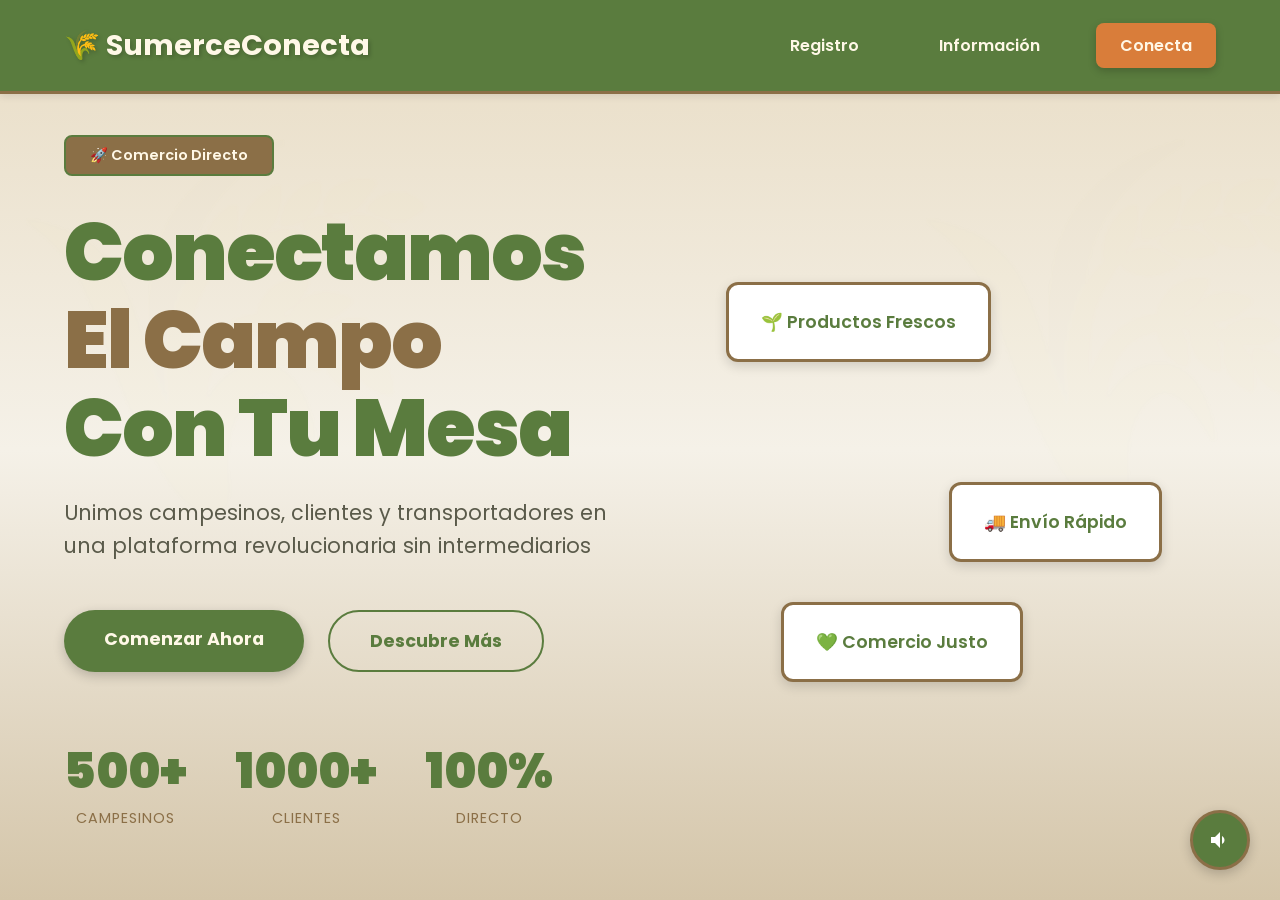
<file: index.html>
<!DOCTYPE html>
<html lang="es">
<head>
  <meta charset="UTF-8" />
  <meta name="viewport" content="width=device-width, initial-scale=1.0" />
  <title>SumerceConecta - Red Social para Campesinos</title>
  <link rel="stylesheet" href="estilos.css" />
  <link href="https://fonts.googleapis.com/css2?family=Poppins:wght@300;400;600;700;900&display=swap" rel="stylesheet">
</head>
<body>
  <div class="particles"></div>
  
  <nav class="navbar">
    <div class="logo">🌾 SumerceConecta</div>
    <ul class="nav-links">
      <li><a href="registro.html" class="nav-btn">Registro</a></li>
      <li><a href="precios.html" class="nav-btn">Información</a></li>
      <li><a href="conectar.html" class="nav-btn conecta-btn">Conecta</a></li>
    </ul>
  </nav>

  <header class="hero">
    <div class="hero-content">
      <div class="badge">🚀 Comercio Directo</div>
      <h1 class="hero-title">
        <span class="gradient-text">Conectamos</span><br>
        <span class="outline-text">El Campo</span><br>
        <span class="gradient-text">Con Tu Mesa</span>
      </h1>
      <p class="hero-subtitle">Unimos campesinos, clientes y transportadores en una plataforma revolucionaria sin intermediarios</p>
      <div class="cta-buttons">
        <a href="registro.html" class="btn-primary">Comenzar Ahora</a>
        <a href="#features" class="btn-secondary">Descubre Más</a>
      </div>
      <div class="stats">
        <div class="stat-item">
          <div class="stat-number">500+</div>
          <div class="stat-label">Campesinos</div>
        </div>
        <div class="stat-item">
          <div class="stat-number">1000+</div>
          <div class="stat-label">Clientes</div>
        </div>
        <div class="stat-item">
          <div class="stat-number">100%</div>
          <div class="stat-label">Directo</div>
        </div>
      </div>
    </div>
    <div class="hero-image">
      <div class="floating-card card-1">🌱 Productos Frescos</div>
      <div class="floating-card card-2">🚚 Envío Rápido</div>
      <div class="floating-card card-3">💚 Comercio Justo</div>
    </div>
  </header>

  <button class="accessibility-btn" onclick="readPageContent()" aria-label="Escuchar descripción de la página de SumerceConecta">
    <svg width="24" height="24" viewBox="0 0 24 24" fill="white">
      <path d="M3 9v6h4l5 5V4L7 9H3zm13.5 3c0-1.77-1.02-3.29-2.5-4.03v8.05c1.48-.73 2.5-2.25 2.5-4.02z"/>
    </svg>
  </button>

  <script src="script.js"></script>
</body>
</html>
</file>
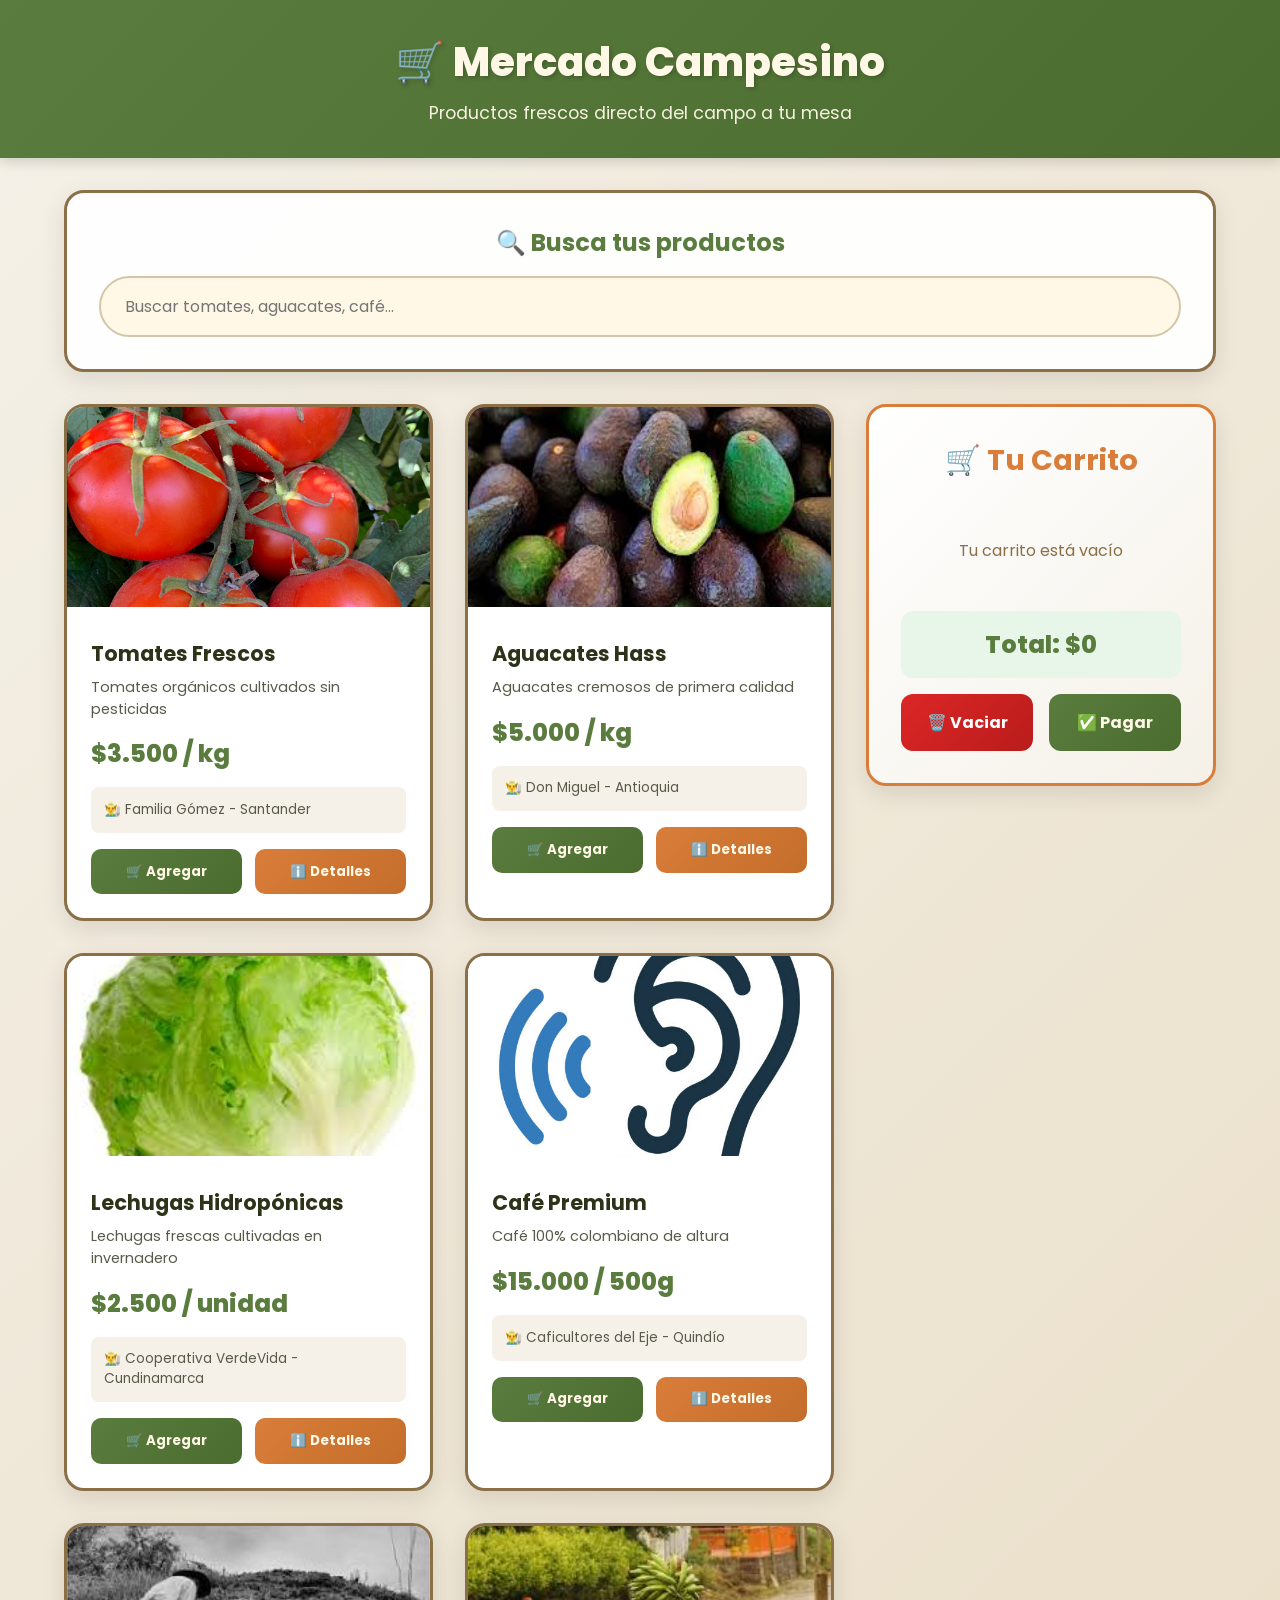
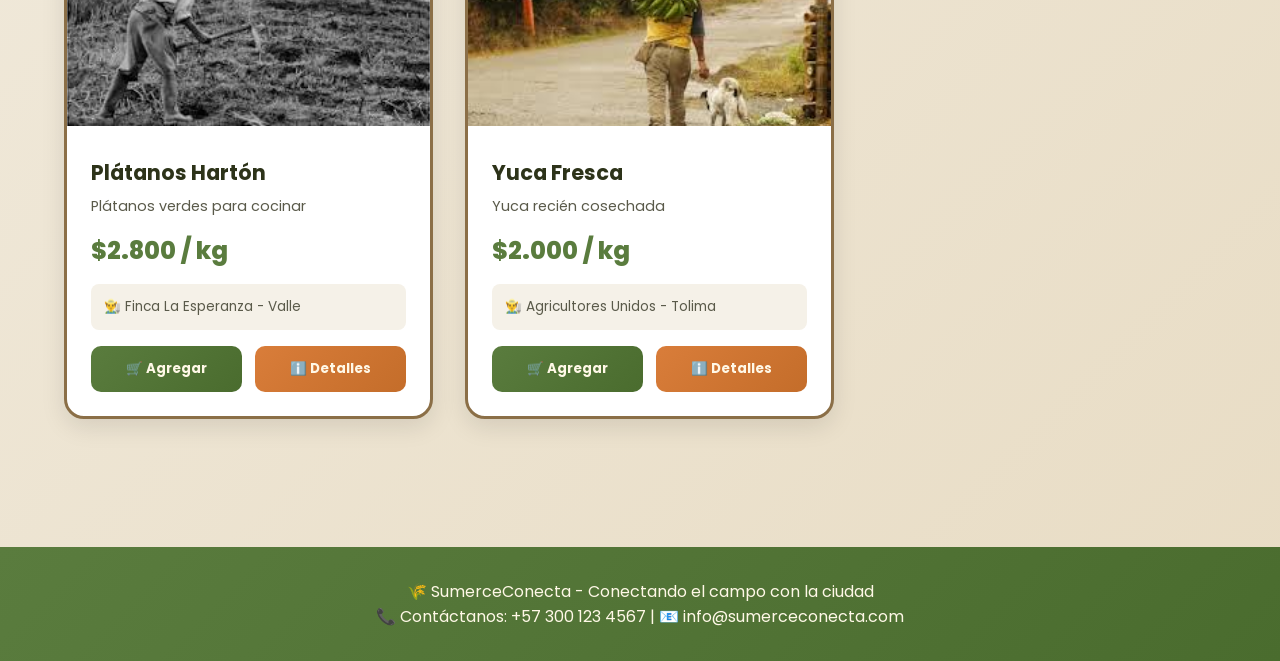
<file: conectar-new.html>
<!DOCTYPE html>
<html lang="es">
<head>
    <meta charset="UTF-8">
    <meta name="viewport" content="width=device-width, initial-scale=1.0">
    <title>Mercado Campesino - SumerceConecta</title>
    <link rel="preconnect" href="https://fonts.googleapis.com">
    <link rel="preconnect" href="https://fonts.gstatic.com" crossorigin>
    <link href="https://fonts.googleapis.com/css2?family=Poppins:wght@400;600;700;800;900&display=swap" rel="stylesheet">
    <link rel="stylesheet" href="conectar.css" />
</head>
<body>
    <header>
        <h1>🛒 Mercado Campesino</h1>
        <p>Productos frescos directo del campo a tu mesa</p>
    </header>

    <main>
        <section class="search-section">
            <h2>🔍 Busca tus productos</h2>
            <input type="text" id="search" placeholder="Buscar tomates, aguacates, café..." />
        </section>

        <div style="display: grid; grid-template-columns: 1fr 350px; gap: 2rem; align-items: start;">
            <section>
                <div class="products-grid" id="products"></div>
            </section>

            <aside>
                <section class="cart-section" id="cart-section">
                    <h2>🛒 Tu Carrito</h2>
                    <div class="cart-items" id="cart-items">
                        <p style="text-align: center; color: #8b6f47; padding: 2rem;">Tu carrito está vacío</p>
                    </div>
                    <div class="cart-total" id="cart-total">Total: $0</div>
                    <div class="cart-buttons">
                        <button class="btn-clear" onclick="clearCart()">🗑️ Vaciar</button>
                        <button class="btn-checkout" onclick="proceedToOrder()">✅ Pagar</button>
                    </div>
                </section>
            </aside>
        </div>
    </main>

    <footer>
        <p>🌾 SumerceConecta - Conectando el campo con la ciudad</p>
        <p>📞 Contáctanos: +57 300 123 4567 | 📧 info@sumerceconecta.com</p>
    </footer>

    <script src="conectar.js"></script>
</body>
</html>
</file>
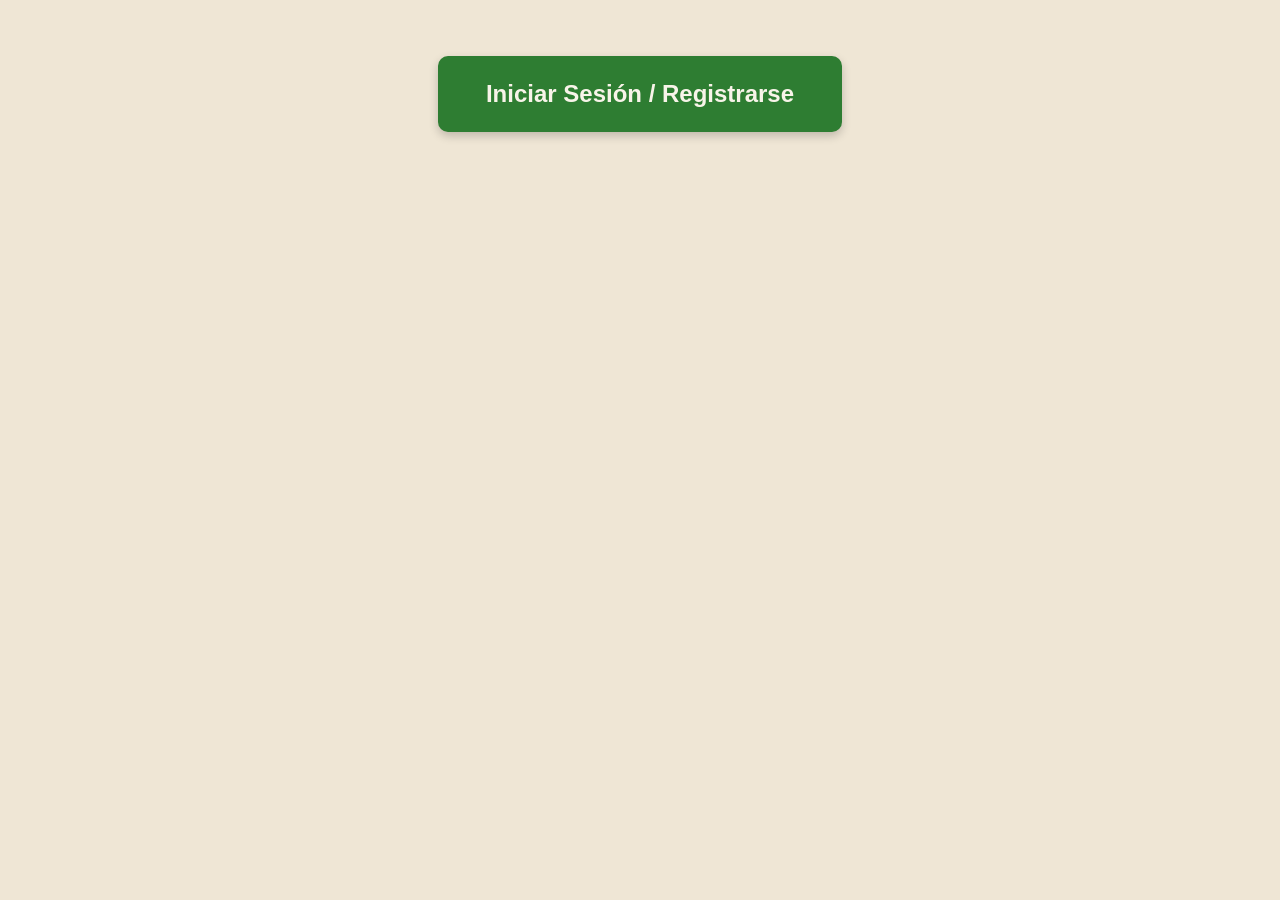
<file: Formulario.html>
<!DOCTYPE html>
<html lang="es">

<head>
    <meta charset="UTF-8">
    <meta name="viewport" content="width=device-width, initial-scale=1.0">
    <title>Plataforma Agrícola</title>
    <style>
        * {
            margin: 0;
            padding: 0;
            box-sizing: border-box;
            font-family: Arial, sans-serif;
        }

        body {
            background-color: #efe6d5;
            color: #5c4033;
        }

        .login-panel,
        .farmer-panel,
        .buyer-panel,
        .mobility-panel {
            padding: 1.5rem;
            max-width: 1200px;
            margin: 0 auto;
        }

        .login-panel .button-container {
            text-align: center;
            margin-top: 2rem;
        }

        .login-button {
            display: inline-block;
            padding: 1.5rem 3rem;
            background: #2e7d32;
            color: #f8f4e9;
            font-size: 1.5rem;
            font-weight: bold;
            text-decoration: none;
            border-radius: 10px;
            box-shadow: 0 4px 10px rgba(0, 0, 0, 0.2);
            cursor: pointer;
            transition: background 0.3s;
        }

        .login-button:hover {
            background: #1b5e20;
        }

        .form-container {
            display: none;
            max-width: 900px;
            margin: 2rem auto;
            background: #f8f4e9;
            padding: 2.5rem;
            border-radius: 12px;
            box-shadow: 0 4px 12px rgba(0, 0, 0, 0.15);
        }

        .login-panel .form-container {
            max-width: 600px;
        }

        .form-container.active {
            display: block;
        }

        .form-container h2 {
            color: #1a3c34;
            font-size: 2rem;
            margin-bottom: 1.5rem;
            text-align: center;
        }

        .form-grid {
            display: grid;
            grid-template-columns: repeat(auto-fit, minmax(280px, 1fr));
            gap: 1.5rem;
        }

        .form-group {
            margin-bottom: 1.2rem;
        }

        .form-group label {
            display: block;
            margin-bottom: 0.6rem;
            font-weight: bold;
            color: #5c4033;
            font-size: 1.1rem;
        }

        .form-group input,
        .form-group select {
            width: 100%;
            padding: 0.9rem;
            border: 1px solid #a65c3d;
            border-radius: 6px;
            font-size: 1.1rem;
            background-color: #efe6d5;
        }

        .form-group select:focus,
        .form-group input:focus {
            outline: none;
            border-color: #1a3c34;
        }

        .form-container button {
            width: 100%;
            padding: 1.2rem;
            background: #2e7d32;
            color: #f8f4e9;
            border: none;
            border-radius: 8px;
            font-size: 1.2rem;
            cursor: pointer;
            transition: background 0.3s;
            margin-top: 1.5rem;
        }

        .form-container button:hover {
            background: #1b5e20;
        }

        .farmer-panel .product-info {
            display: none;
            max-height: 220px;
            overflow-y: auto;
            background: #efe6d5;
            padding: 1.2rem;
            border: 1px solid #a65c3d;
            border-radius: 6px;
            margin-top: 0.6rem;
            font-size: 1rem;
            color: #5c4033;
        }

        .farmer-panel .product-info.active {
            display: block;
        }

        .farmer-panel .product-info h4 {
            color: #1a3c34;
            margin-bottom: 0.6rem;
            font-size: 1.2rem;
        }

        .farmer-panel .product-info p {
            margin-bottom: 0.6rem;
        }

        @media (max-width: 600px) {
            .login-panel .button-container {
                margin-top: 1rem;
            }

            .login-button {
                padding: 1rem 2rem;
                font-size: 1.2rem;
            }

            .form-container {
                padding: 1.5rem;
                margin: 1rem;
            }

            .form-container h2 {
                font-size: 1.6rem;
            }

            .form-grid {
                grid-template-columns: 1fr;
            }

            .form-group input,
            .form-group select {
                font-size: 1rem;
            }
        }

        @media (min-width: 601px) and (max-width: 900px) {
            .form-grid {
                grid-template-columns: repeat(2, 1fr);
            }
        }
    </style>
</head>

<body>
    <section class="login-panel" id="loginPanel">
        <div class="button-container">
            <a class="login-button" onclick="showLoginForm()">Iniciar Sesión / Registrarse</a>
        </div>
        <div class="form-container" id="loginFormContainer">
            <h2>Formulario de Login</h2>
            <div>
                <div class="form-group">
                    <label for="user-id">ID Identificación</label>
                    <input type="text" id="user-id" placeholder="Ej: usuario123" required>
                </div>
                <div class="form-group">
                    <label for="password">Contraseña</label>
                    <input type="password" id="password" placeholder="Ingresa tu contraseña" required>
                </div>
                <button type="submit" onclick="handleLogin()">Iniciar Sesión / Registrarse</button>
            </div>
        </div>
        <div class="form-container" id="profileFormContainer">
            <h2>¿Quién eres?</h2>
            <div>
                <div class="form-group">
                    <label for="profile-type">Selecciona tu perfil</label>
                    <select id="profile-type" required>
                        <option value="">Selecciona una opción</option>
                        <option value="agricultor">Agricultor</option>
                        <option value="comprador">Comprador</option>
                        <option value="movilidad">Movilidad</option>
                    </select>
                </div>
                <button type="submit" onclick="handleProfileSelection()">Confirmar</button>
            </div>
        </div>
    </section>

    <section class="farmer-panel" id="farmerPanel" style="display: none;">
        <div class="form-container" id="farmerFormContainer">
            <h2>Registro de Datos del Agricultor</h2>
            <div>
                <div class="form-grid">
                    <div class="form-group">
                        <label for="farmer-id">ID del Agricultor</label>
                        <input type="text" id="farmer-id" placeholder="Ej: AGR123" required>
                    </div>
                    <div class="form-group">
                        <label for="farmer-name">Nombre del Agricultor</label>
                        <input type="text" id="farmer-name" placeholder="Nombre completo" required>
                    </div>
                    <div class="form-group">
                        <label for="location">Ubicación</label>
                        <input type="text" id="location" placeholder="Ciudad o municipio" required>
                    </div>
                    <div class="form-group">
                        <label for="product">Producto a Vender</label>
                        <select id="product" required>
                            <option value="">Selecciona un producto</option>
                            <option value="tomate">Tomate</option>
                            <option value="cebolla">Cebolla</option>
                            <option value="papa">Papa</option>
                            <option value="platano">Plátano</option>
                            <option value="banano">Banano</option>
                            <option value="yuca">Yuca</option>
                            <option value="arroz">Arroz</option>
                            <option value="cafe">Café</option>
                        </select>
                        <div class="product-info" id="product-info"></div>
                    </div>
                    <div class="form-group">
                        <label for="quantity">Cantidad en KG</label>
                        <input type="number" id="quantity" placeholder="Ej: 100" min="1" required>
                    </div>
                    <div class="form-group">
                        <label for="price">Precio de Venta (COP)</label>
                        <input type="number" id="price" placeholder="Ej: 50000" min="0" required>
                    </div>
                    <div class="form-group">
                        <label for="sale-date">Fecha de Venta</label>
                        <input type="date" id="sale-date" required>
                    </div>
                </div>
                <button type="submit" onclick="handleFarmerRegistration()">Registrar Datos</button>
            </div>
        </div>
    </section>

    <section class="buyer-panel" id="buyerPanel" style="display: none;">
        <div class="form-container" id="buyerFormContainer">
            <h2>Registro de Datos del Comprador</h2>
            <form id="buyerForm">
                <div class="form-grid">
                    <div class="form-group">
                        <label for="buyer-id">ID del Comprador</label>
                        <input type="text" id="buyer-id" placeholder="Ej: COM123" required>
                    </div>
                    <div class="form-group">
                        <label for="buyer-name">Nombre del Comprador</label>
                        <input type="text" id="buyer-name" placeholder="Nombre completo" required>
                    </div>
                    <div class="form-group">
                        <label for="contact-method-buyer">Método de Contacto</label>
                        <select id="contact-method-buyer" required>
                            <option value="">Selecciona un método</option>
                            <option value="telefono">Teléfono</option>
                            <option value="email">Correo Electrónico</option>
                            <option value="whatsapp">WhatsApp</option>
                        </select>
                    </div>
                    <div class="form-group">
                        <label for="transaction-method">Médio de Transacción</label>
                        <select id="transaction-method" required>
                            <option value="">Selecciona un medio</option>
                            <option value="efectivo">Efectivo</option>
                            <option value="transferencia">Transferencia Bancaria</option>
                            <option value="pago-digital">Pago Digital (Nequi/Daviplata)</option>
                        </select>
                    </div>
                    <div class="form-group">
                        <label for="product-interest">¿En qué producto estás interesado en comprar?</label>
                        <select id="product-interest" required>
                            <option value="">Selecciona un producto</option>
                            <option value="tomate">Tomate</option>
                            <option value="cebolla">Cebolla</option>
                            <option value="papa">Papa</option>
                            <option value="platano">Plátano</option>
                            <option value="banano">Banano</option>
                            <option value="yuca">Yuca</option>
                            <option value="arroz">Arroz</option>
                            <option value="cafe">Café</option>
                        </select>
                    </div>
                </div>
                <button type="submit">Registrar Comprador</button>
            </form>
        </div>
    </section>

    <section class="mobility-panel" id="mobilityPanel" style="display: none;">
        <div class="form-container" id="mobilityFormContainer">
            <h2>Registro de Servicio de Movilidad</h2>
            <form id="mobilityForm">
                <div class="form-grid">
                    <div class="form-group">
                        <label for="driver-id">ID del Conductor</label>
                        <input type="text" id="driver-id" placeholder="Ej: CON123" required>
                    </div>
                    <div class="form-group">
                        <label for="vehicle-type">Tipo de Vehículo</label>
                        <select id="vehicle-type" required>
                            <option value="">Selecciona un vehículo</option>
                            <option value="camion">Camión</option>
                            <option value="furgoneta">Furgoneta</option>
                            <option value="pickup">Pickup</option>
                            <option value="refrigerado">Vehículo Refrigerado</option>
                        </select>
                    </div>
                    <div class="form-group">
                        <label for="driver-name">Nombre del Conductor</label>
                        <input type="text" id="driver-name" placeholder="Nombre del conductor" required>
                    </div>
                    <div class="form-group">
                        <label for="license-number">Número de Licencia</label>
                        <input type="text" id="license-number" placeholder="Ej: ABC123456" required>
                    </div>
                    <div class="form-group">
                        <label for="certification">Certificaciones de Seguridad</label>
                        <select id="certification" required>
                            <option value="">Selecciona una certificación</option>
                            <option value="iso39001">ISO 39001 (Seguridad Vial)</option>
                            <option value="basculante">Certificado de Basculante</option>
                            <option value="carga_segura">Carga Segura</option>
                        </select>
                    </div>
                    <div class="form-group">
                        <label for="contact-method-mobility">Método de Contacto</label>
                        <select id="contact-method-mobility" required>
                            <option value="">Selecciona un método</option>
                            <option value="telefono">Teléfono</option>
                            <option value="email">Correo Electrónico</option>
                            <option value="whatsapp">WhatsApp</option>
                        </select>
                    </div>
                    <div class="form-group">
                        <label for="destination">Destino</label>
                        <input type="text" id="destination" placeholder="Ciudad o dirección" required>
                    </div>
                </div>
                <button type="submit">Solicitar Servicio</button>
            </form>
        </div>
    </section>

    <script>
        // Product data for farmer form
        const productData = {
            tomate: {
                price: "COP 6,400/kg (supermercado, nov 2024)",
                info: "Los tomates son muy demandados en mercados locales como Paloquemao (Bogotá). Los precios al por mayor son más bajos, alrededor de COP 3,000-4,000/kg. Vende en mercados mayoristas para mejores márgenes. Compara precios entre cadenas como Éxito y D1 para ajustar tu oferta."
            },
            cebolla: {
                price: "COP 5,600/kg (supermercado, nov 2024)",
                info: "La cebolla tiene precios estables, pero varía por región. En mercados como Bazurto (Cartagena), los precios mayoristas pueden ser COP 2,500-3,500/kg. Ofrece productos frescos y considera promociones para compradores recurrentes."
            },
            papa: {
                price: "COP 3,900/kg (supermercado, nov 2024)",
                info: "La papa es un producto básico con alta rotación. Los precios mayoristas rondan COP 1,800-2,500/kg. Vende en volumen a supermercados como Surtimax o La 14 para maximizar ganancias. Revisa el IPAP-BMC para tendencias de precios."
            },
            platano: {
                price: "COP 4,900/kg (supermercado, nov 2024)",
                info: "El plátano mostró un alza del 15.8% en junio 2023 (IPAP-BMC). Los precios mayoristas están entre COP 2,000-3,000/kg. Mercados como Olimpica en la costa Caribe son buenos puntos de venta. Aprovecha promociones semanales."
            },
            banano: {
                price: "COP 4,100/kg (supermercado, nov 2024)",
                info: "Los bananos son ideales para exportación y mercados locales. Precios mayoristas: COP 1,500-2,500/kg. Considera vender a cadenas como Carulla para productos premium o D1 para precios competitivos."
            },
            yuca: {
                price: "COP 3,200/kg (supermercado, nov 2024)",
                info: "La yuca tiene buena demanda en regiones como el Valle del Cauca. Precios mayoristas: COP 1,200-2,000/kg. Vende en mercados como La 14 o mayoristas para mejores márgenes. Empaca en cantidades grandes para descuentos."
            },
            arroz: {
                price: "COP 7,500/kg (supermercado, nov 2024)",
                info: "El arroz tiene precios mayoristas de COP 3,500-5,000/kg, según la variedad. Revisa el SIPSA (DANE) para datos de precios en molinos. Vende a supermercados como Jumbo, que compran en volumen."
            },
            cafe: {
                price: "COP 45,000/kg (supermercado, nov 2024)",
                info: "El café en grano verde tiene precios mayoristas de COP 20,000-30,000/kg. Vende a cooperativas o exportadores para mejores precios. Mercados como Éxito compran café procesado a precios premium."
            }
        };

        // Show login form
        function showLoginForm() {
            try {
                console.log('Attempting to show login form');
                const buttonContainer = document.querySelector('.login-panel .button-container');
                const loginFormContainer = document.getElementById('loginFormContainer');
                if (!buttonContainer || !loginFormContainer) {
                    throw new Error('Login form elements not found');
                }
                buttonContainer.style.display = 'none';
                loginFormContainer.classList.add('active');
                console.log('Login form displayed successfully');
            } catch (error) {
                console.error('Error showing login form:', error);
                alert('Error al mostrar el formulario de login. Por favor, revisa la consola del navegador e intenta de nuevo.');
            }
        }

        // Handle login/registration
        function handleLogin() {
            try {
                console.log('Handling login');
                const userId = document.getElementById('user-id').value.trim();
                const password = document.getElementById('password').value.trim();

                if (!userId || !password) {
                    alert('Por favor, completa todos los campos.');
                    console.log('Login failed: Missing fields');
                    return;
                }

                let users = JSON.parse(localStorage.getItem('users')) || {};

                if (users[userId]) {
                    if (users[userId].password === password) {
                        alert(`Inicio de sesión exitoso\nID Identificación: ${userId}`);
                        console.log('Login successful for user:', userId);
                        showProfileForm();
                    } else {
                        alert('Contraseña incorrecta.');
                        console.log('Login failed: Incorrect password');
                    }
                } else {
                    users[userId] = { password: password };
                    localStorage.setItem('users', JSON.stringify(users));
                    alert(`Registro exitoso\nID Identificación: ${userId}`);
                    console.log('Registration successful for user:', userId);
                    showProfileForm();
                }
            } catch (error) {
                console.error('Error during login:', error);
                alert('Error al procesar el login o registro. Por favor, revisa la consola del navegador e intenta de nuevo.');
            }
        }

        // Show profile selection form
        function showProfileForm() {
            try {
                console.log('Showing profile form');
                const loginFormContainer = document.getElementById('loginFormContainer');
                const profileFormContainer = document.getElementById('profileFormContainer');
                if (!loginFormContainer || !profileFormContainer) {
                    throw new Error('Profile form elements not found');
                }
                loginFormContainer.style.display = 'none';
                profileFormContainer.classList.add('active');
                console.log('Profile form displayed successfully');
            } catch (error) {
                console.error('Error showing profile form:', error);
                alert('Error al mostrar el formulario de perfil. Por favor, revisa la consola del navegador e intenta de nuevo.');
            }
        }

        // Handle profile selection
        function handleProfileSelection() {
            try {
                console.log('Handling profile selection');
                const profileType = document.getElementById('profile-type').value;
                if (!profileType) {
                    alert('Por favor, selecciona un tipo de perfil.');
                    console.log('Profile selection failed: No profile selected');
                    return;
                }

                document.getElementById('profileFormContainer').style.display = 'none';
                document.getElementById('loginPanel').style.display = 'none';

                if (profileType === 'agricultor') {
                    document.getElementById('farmerPanel').style.display = 'block';
                    document.getElementById('farmerFormContainer').classList.add('active');
                    initializeFarmerForm();
                    console.log('Farmer form displayed');
                } else if (profileType === 'comprador') {
                    document.getElementById('buyerPanel').style.display = 'block';
                    document.getElementById('buyerFormContainer').classList.add('active');
                    initializeBuyerForm();
                    console.log('Buyer form displayed');
                } else if (profileType === 'movilidad') {
                    document.getElementById('mobilityPanel').style.display = 'block';
                    document.getElementById('mobilityFormContainer').classList.add('active');
                    initializeMobilityForm();
                    console.log('Mobility form displayed');
                }
            } catch (error) {
                console.error('Error during profile selection:', error);
                alert('Error al procesar la selección de perfil. Por favor, revisa la consola del navegador e intenta de nuevo.');
            }
        }

        // Handle farmer registration
        function handleFarmerRegistration() {
            try {
                console.log('Handling farmer registration');
                const farmerId = document.getElementById('farmer-id').value.trim();
                const farmerName = document.getElementById('farmer-name').value.trim();
                const location = document.getElementById('location').value.trim();
                const product = document.getElementById('product').value;
                const quantity = document.getElementById('quantity').value;
                const price = document.getElementById('price').value;
                const saleDate = document.getElementById('sale-date').value;

                if (!farmerId || !farmerName || !location || !product || !quantity || !price || !saleDate) {
                    alert('Por favor, completa todos los campos.');
                    console.log('Farmer registration failed: Missing fields');
                    return;
                }

                alert(`Registro exitoso:\nID: ${farmerId}\nNombre: ${farmerName}\nProducto: ${product}`);
                console.log('Farmer registration successful:', { farmerId, farmerName, product });
            } catch (error) {
                console.error('Error during farmer registration:', error);
                alert('Error al registrar los datos del agricultor. Por favor, revisa la consola del navegador e intenta de nuevo.');
            }
        }

        // Initialize farmer form
        function initializeFarmerForm() {
            try {
                console.log('Initializing farmer form');
                const productSelect = document.getElementById('product');
                const productInfoDiv = document.getElementById('product-info');
                if (!productSelect || !productInfoDiv) {
                    throw new Error('Farmer form elements not found');
                }

                productSelect.addEventListener('change', () => {
                    const selectedProduct = productSelect.value;
                    if (selectedProduct && productData[selectedProduct]) {
                        const data = productData[selectedProduct];
                        productInfoDiv.innerHTML = `
                            <h4>Información de ${productSelect.options[productSelect.selectedIndex].text}</h4>
                            <p><strong>Precio:</strong> ${data.price}</p>
                            <p>${data.info}</p>
                        `;
                        productInfoDiv.classList.add('active');
                        console.log('Product info displayed for:', selectedProduct);
                    } else {
                        productInfoDiv.classList.remove('active');
                        productInfoDiv.innerHTML = '';
                        console.log('Product info cleared');
                    }
                });
                console.log('Farmer form initialized successfully');
            } catch (error) {
                console.error('Error initializing farmer form:', error);
                alert('Error al inicializar el formulario de agricultor. Por favor, revisa la consola del navegador e intenta de nuevo.');
            }
        }

        // Initialize buyer form
        function initializeBuyerForm() {
            try {
                console.log('Initializing buyer form');
                const buyerForm = document.getElementById('buyerForm');
                if (!buyerForm) {
                    throw new Error('Buyer form not found');
                }

                buyerForm.addEventListener('submit', function (e) {
                    e.preventDefault();
                    const buyerId = document.getElementById('buyer-id').value.trim();
                    const buyerName = document.getElementById('buyer-name').value.trim();
                    const contactMethod = document.getElementById('contact-method-buyer').value;
                    const transactionMethod = document.getElementById('transaction-method').value;
                    const productInterest = document.getElementById('product-interest').value;

                    if (!buyerId || !buyerName || !contactMethod || !transactionMethod || !productInterest) {
                        alert('Por favor, completa todos los campos.');
                        console.log('Buyer registration failed: Missing fields');
                        return;
                    }

                    alert(`Datos del comprador registrados exitosamente:\nID: ${buyerId}\nNombre: ${buyerName}\nProducto: ${productInterest}`);
                    console.log('Buyer registration successful:', { buyerId, buyerName, productInterest });
                });
                console.log('Buyer form initialized successfully');
            } catch (error) {
                console.error('Error initializing buyer form:', error);
                alert('Error al inicializar el formulario de comprador. Por favor, revisa la consola del navegador e intenta de nuevo.');
            }
        }

        // Initialize mobility form
        function initializeMobilityForm() {
            try {
                console.log('Initializing mobility form');
                const mobilityForm = document.getElementById('mobilityForm');
                if (!mobilityForm) {
                    throw new Error('Mobility form not found');
                }

                mobilityForm.addEventListener('submit', function (e) {
                    e.preventDefault();
                    const driverId = document.getElementById('driver-id').value.trim();
                    const vehicleType = document.getElementById('vehicle-type').value;
                    const driverName = document.getElementById('driver-name').value.trim();
                    const licenseNumber = document.getElementById('license-number').value.trim();
                    const certification = document.getElementById('certification').value;
                    const contactMethod = document.getElementById('contact-method-mobility').value;
                    const destination = document.getElementById('destination').value.trim();

                    if (!driverId || !vehicleType || !driverName || !licenseNumber || !certification || !contactMethod || !destination) {
                        alert('Por favor, completa todos los campos.');
                        console.log('Mobility registration failed: Missing fields');
                        return;
                    }

                    alert(`Solicitud de servicio de movilidad registrada exitosamente:\nID: ${driverId}\nConductor: ${driverName}\nDestino: ${destination}`);
                    console.log('Mobility registration successful:', { driverId, driverName, destination });
                });
                console.log('Mobility form initialized successfully');
            } catch (error) {
                console.error('Error initializing mobility form:', error);
                alert('Error al inicializar el formulario de movilidad. Por favor, revisa la consola del navegador e intenta de nuevo.');
            }
        }

        // Ensure DOM is loaded
        document.addEventListener('DOMContentLoaded', () => {
            console.log('DOM fully loaded');
            const loginButton = document.querySelector('.login-button');
            if (loginButton) {
                loginButton.addEventListener('click', showLoginForm);
                console.log('Login button event listener added');
            } else {
                console.error('Login button not found');
                alert('Error: Botón de login no encontrado. Revisa la consola.');
            }
        });
    </script>
</body>

</html>
</file>
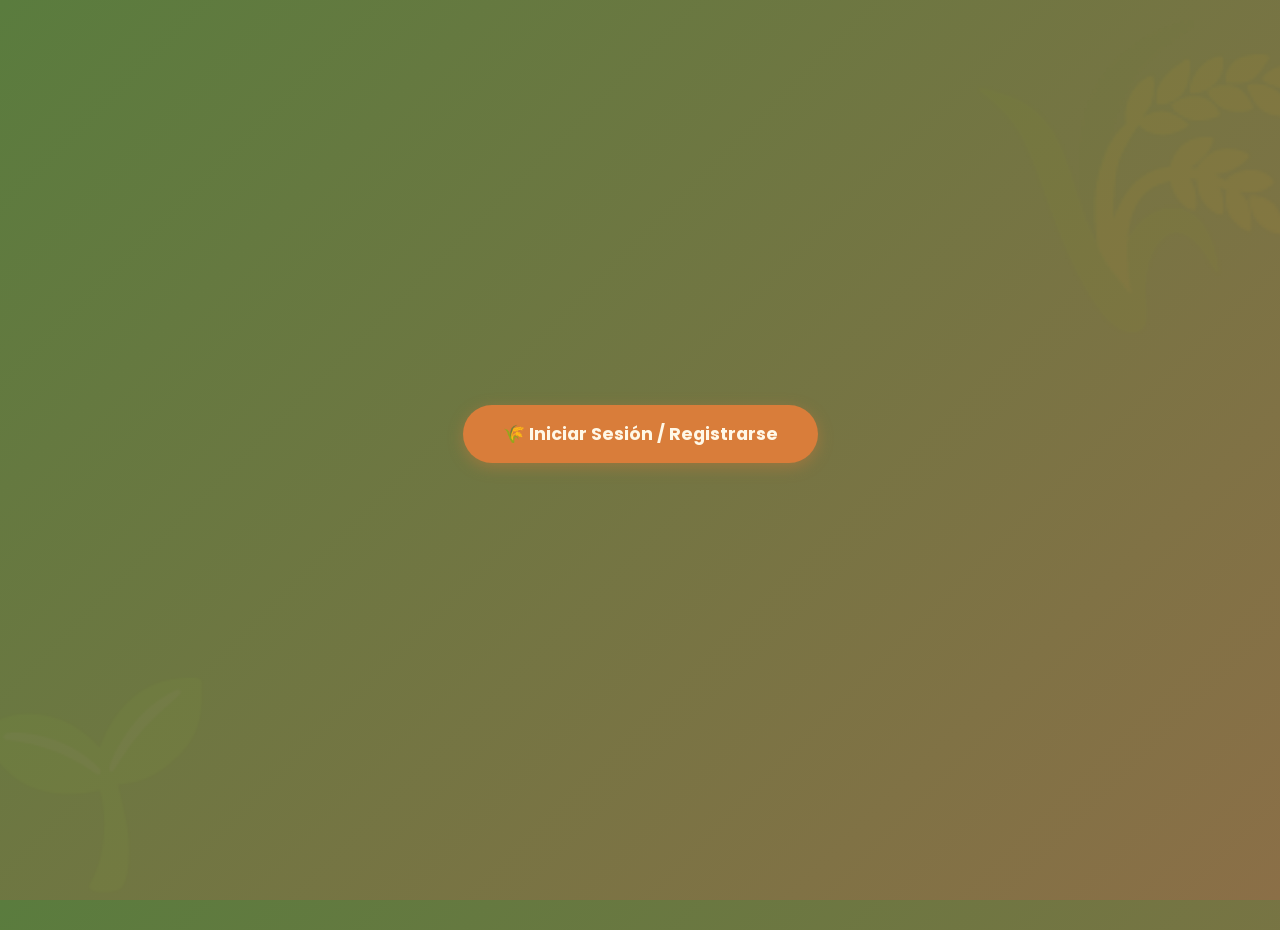
<file: login.html>
<!DOCTYPE html>
<html lang="es">
<head>
  <meta charset="UTF-8" />
  <meta name="viewport" content="width=device-width, initial-scale=1.0" />
  <title>Login - SumerceConecta</title>
  <link rel="preconnect" href="https://fonts.googleapis.com">
  <link rel="preconnect" href="https://fonts.gstatic.com" crossorigin>
  <link href="https://fonts.googleapis.com/css2?family=Poppins:wght@400;600;700;800;900&display=swap" rel="stylesheet">
  <link rel="stylesheet" href="login.css" />
</head>
<body>
  <section class="login-panel" id="loginPanel">
    <div class="button-container">
      <a class="login-button" onclick="showLoginForm()">🌾 Iniciar Sesión / Registrarse</a>
    </div>
    
    <div class="form-container" id="loginFormContainer">
      <h2>🌱 Bienvenido</h2>
      <div class="form-group">
        <label for="user-id">ID Identificación</label>
        <input type="text" id="user-id" placeholder="usuario123" required />
      </div>
      <div class="form-group">
        <label for="password">Contraseña</label>
        <input type="password" id="password" placeholder="••••••••" required />
      </div>
      <button onclick="handleLogin()">Continuar</button>
    </div>
    
    <div class="form-container" id="profileFormContainer">
      <h2>¿Quién eres?</h2>
      <div class="profile-cards">
        <div class="profile-card" onclick="selectProfile('agricultor')">
          <div class="profile-icon">👨‍🌾</div>
          <h3>Agricultor</h3>
          <p>Vende tus productos directamente</p>
        </div>
        <div class="profile-card" onclick="selectProfile('comprador')">
          <div class="profile-icon">🛒</div>
          <h3>Comprador</h3>
          <p>Compra productos frescos del campo</p>
        </div>
        <div class="profile-card" onclick="selectProfile('movilidad')">
          <div class="profile-icon">🚚</div>
          <h3>Movilidad</h3>
          <p>Transporta productos agrícolas</p>
        </div>
      </div>
    </div>
  </section>

  <section class="form-container" id="farmerPanel">
    <h2>👨‍🌾 Registro Agricultor</h2>
    <div class="form-group">
      <label for="farmer-name">Nombre Completo</label>
      <input type="text" id="farmer-name" placeholder="Juan Pérez" required />
    </div>
    <div class="form-group">
      <label for="farmer-location">Ubicación</label>
      <input type="text" id="farmer-location" placeholder="Vereda El Rosal, Santander" required />
    </div>
    <div class="form-group">
      <label for="farmer-products">Productos que cultiva</label>
      <input type="text" id="farmer-products" placeholder="Café, Plátano, Yuca" required />
    </div>
    <button onclick="saveFarmer()">Registrar Agricultor</button>
  </section>

  <section class="form-container" id="buyerPanel">
    <h2>🛒 Registro Comprador</h2>
    <div class="form-group">
      <label for="buyer-name">Nombre Completo</label>
      <input type="text" id="buyer-name" placeholder="María González" required />
    </div>
    <div class="form-group">
      <label for="buyer-business">Nombre del Negocio</label>
      <input type="text" id="buyer-business" placeholder="Distribuidora El Campo" required />
    </div>
    <div class="form-group">
      <label for="buyer-location">Ubicación</label>
      <input type="text" id="buyer-location" placeholder="Bucaramanga, Santander" required />
    </div>
    <button onclick="saveBuyer()">Registrar Comprador</button>
  </section>

  <section class="form-container" id="mobilityPanel">
    <h2>🚚 Registro Movilidad</h2>
    <div class="form-group">
      <label for="mobility-name">Nombre Completo</label>
      <input type="text" id="mobility-name" placeholder="Carlos Rodríguez" required />
    </div>
    <div class="form-group">
      <label for="mobility-vehicle">Tipo de Vehículo</label>
      <input type="text" id="mobility-vehicle" placeholder="Camión 3.5 toneladas" required />
    </div>
    <div class="form-group">
      <label for="mobility-plate">Placa</label>
      <input type="text" id="mobility-plate" placeholder="ABC-123" required />
    </div>
    <button onclick="saveMobility()">Registrar Transportista</button>
  </section>

  <script src="login.js"></script>
</body>
</html>
</file>
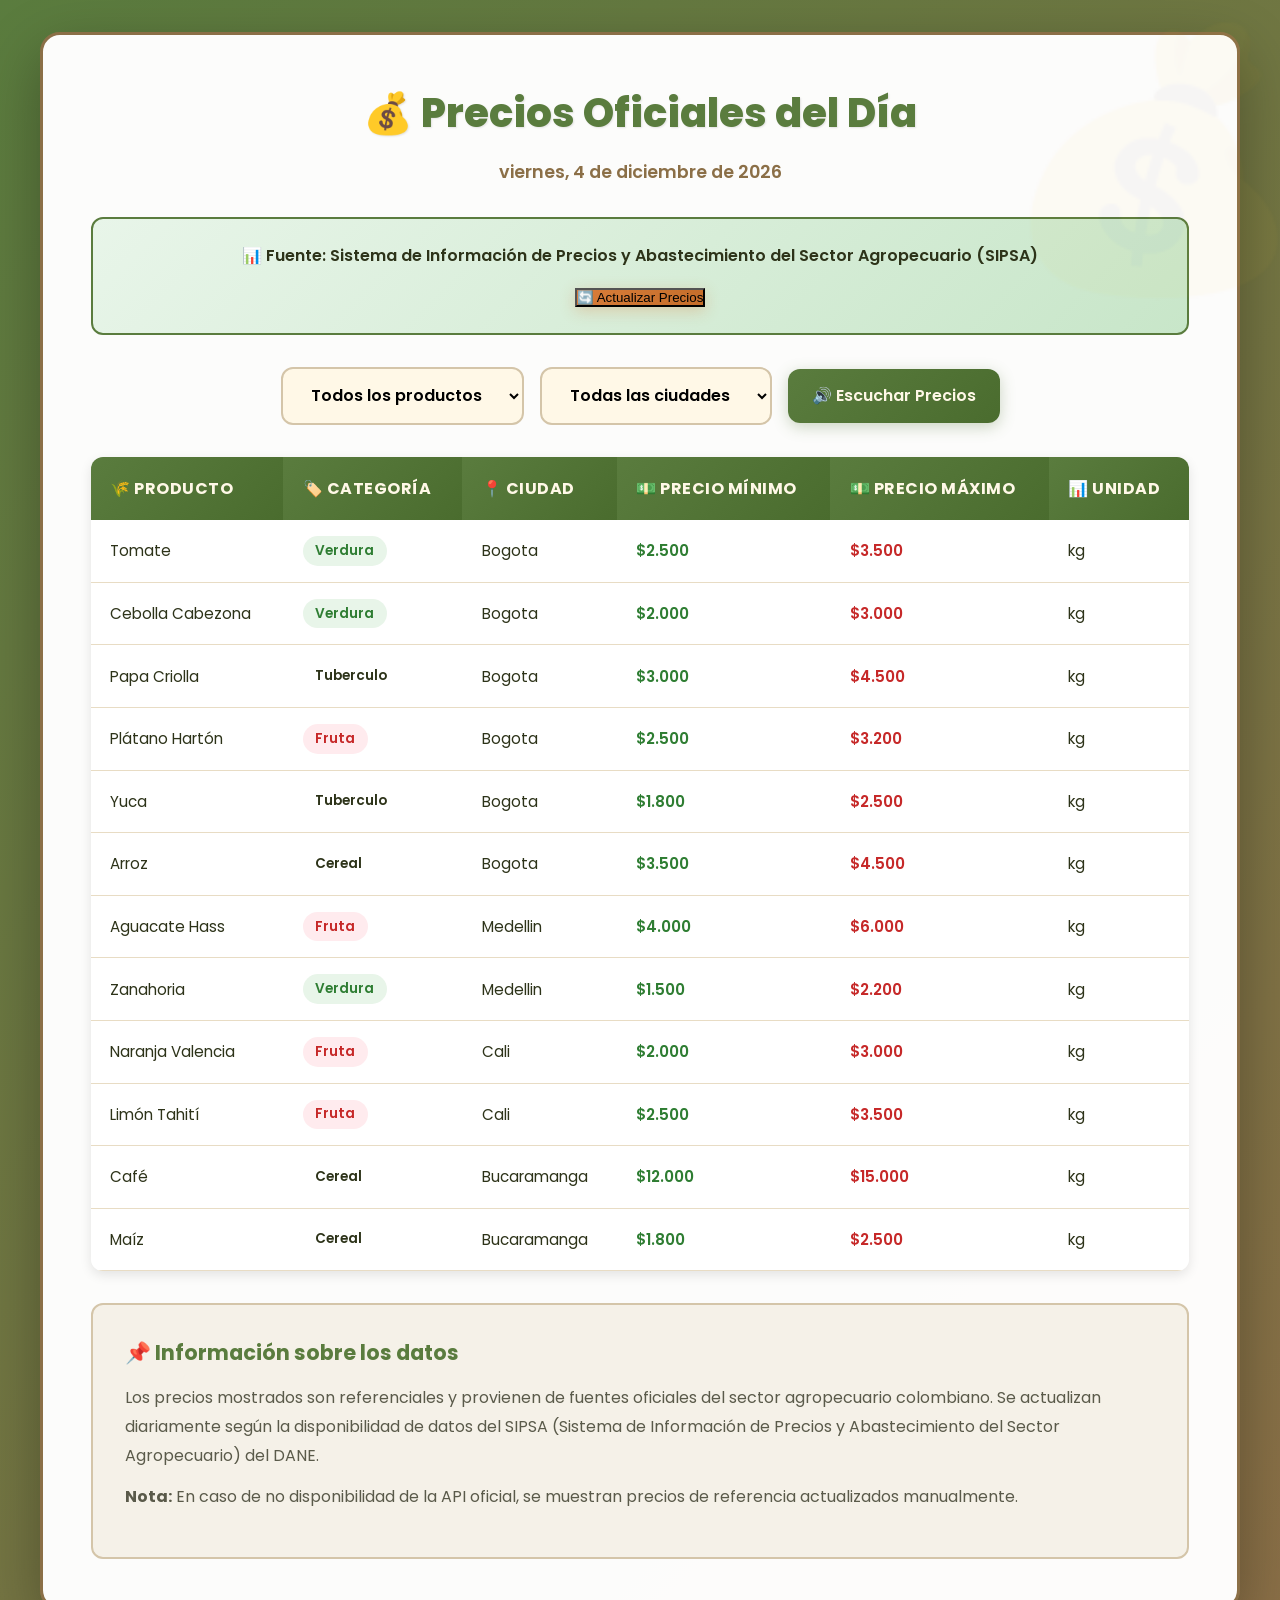
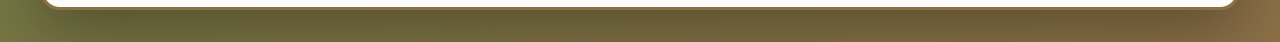
<file: precios.html>
<!DOCTYPE html>
<html lang="es">
<head>
    <meta charset="UTF-8">
    <meta name="viewport" content="width=device-width, initial-scale=1.0">
    <title>Precios Oficiales - SumerceConecta</title>
    <link rel="preconnect" href="https://fonts.googleapis.com">
    <link rel="preconnect" href="https://fonts.gstatic.com" crossorigin>
    <link href="https://fonts.googleapis.com/css2?family=Poppins:wght@400;600;700;800;900&display=swap" rel="stylesheet">
    <link rel="stylesheet" href="precios.css" />
</head>
<body>
    <div class="container">
        <h1>💰 Precios Oficiales del Día</h1>
        <div class="date-display" id="dateDisplay"></div>
        <div class="source-info">
            <p>📊 Fuente: Sistema de Información de Precios y Abastecimiento del Sector Agropecuario (SIPSA)</p>
            <button id="refreshButton" class="btn-update" onclick="fetchPrices()">🔄 Actualizar Precios</button>
        </div>
        
        <div class="controls">
            <select id="filterType" aria-label="Filtrar por tipo de producto">
                <option value="all">Todos los productos</option>
                <option value="fruta">Frutas</option>
                <option value="verdura">Verduras</option>
                <option value="tuberculo">Tubérculos</option>
                <option value="cereal">Cereales</option>
            </select>
            <select id="filterCity" aria-label="Filtrar por ciudad">
                <option value="all">Todas las ciudades</option>
                <option value="bogota">Bogotá</option>
                <option value="medellin">Medellín</option>
                <option value="cali">Cali</option>
                <option value="bucaramanga">Bucaramanga</option>
            </select>
            <button id="speakButton">🔊 Escuchar Precios</button>
        </div>

        <div class="loading" id="loading" style="display: none;">
            <div class="spinner"></div>
            <p>Cargando precios oficiales...</p>
        </div>

        <div class="table-wrapper">
            <table>
                <thead>
                    <tr>
                        <th>🌾 Producto</th>
                        <th>🏷️ Categoría</th>
                        <th>📍 Ciudad</th>
                        <th>💵 Precio Mínimo</th>
                        <th>💵 Precio Máximo</th>
                        <th>📊 Unidad</th>
                    </tr>
                </thead>
                <tbody id="priceTableBody">
                </tbody>
            </table>
        </div>

        <div class="api-info">
            <h3>📌 Información sobre los datos</h3>
            <p>Los precios mostrados son referenciales y provienen de fuentes oficiales del sector agropecuario colombiano. Se actualizan diariamente según la disponibilidad de datos del SIPSA (Sistema de Información de Precios y Abastecimiento del Sector Agropecuario) del DANE.</p>
            <p><strong>Nota:</strong> En caso de no disponibilidad de la API oficial, se muestran precios de referencia actualizados manualmente.</p>
        </div>
    </div>

    <script src="precios.js"></script>
</body>
</html>
</file>
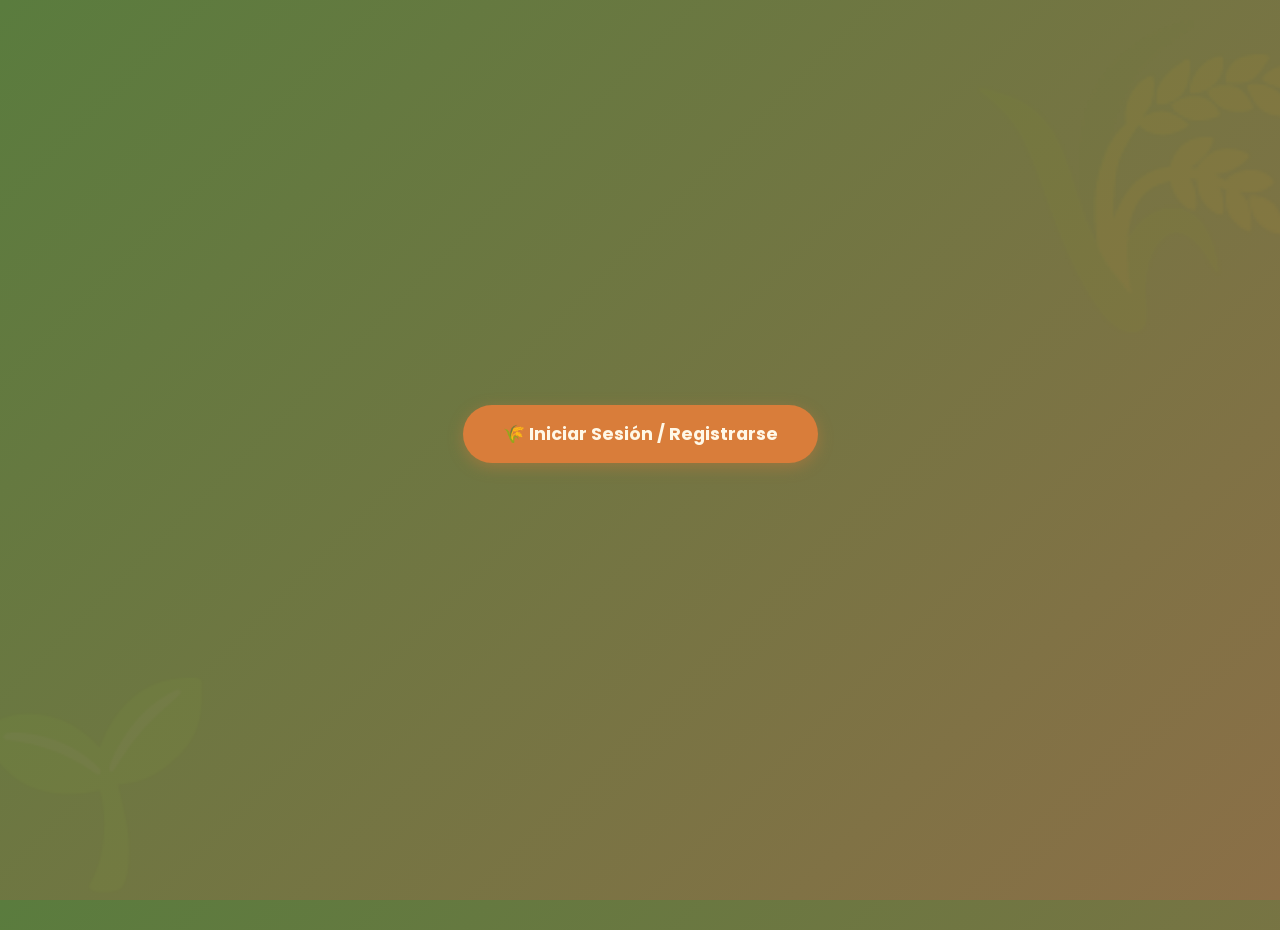
<file: registro.html>
<!DOCTYPE html>
<html lang="es">
<head>
  <meta charset="UTF-8" />
  <meta name="viewport" content="width=device-width, initial-scale=1.0" />
  <title>Login - SumerceConecta</title>
  <link rel="preconnect" href="https://fonts.googleapis.com">
  <link rel="preconnect" href="https://fonts.gstatic.com" crossorigin>
  <link href="https://fonts.googleapis.com/css2?family=Poppins:wght@400;600;700;800;900&display=swap" rel="stylesheet">
  <link rel="stylesheet" href="formulario.css" />
</head>
<body>
  <section class="login-panel" id="loginPanel">
    <div class="button-container" id="initialButton">
      <a class="login-button" onclick="showLoginForm()">🌾 Iniciar Sesión / Registrarse</a>
    </div>
    
    <div class="form-container" id="loginFormContainer">
      <h2>🌱 Bienvenido</h2>
      <div class="form-group">
        <label for="user-id">ID Identificación</label>
        <input type="text" id="user-id" placeholder="usuario123" required />
      </div>
      <div class="form-group">
        <label for="password">Contraseña</label>
        <input type="password" id="password" placeholder="••••••••" required />
      </div>
      <button onclick="handleLogin()">Continuar</button>
    </div>
    
    <div class="form-container" id="profileFormContainer">
      <h2>Selecciona tu rol</h2>
      <div class="profile-cards">
        <div class="profile-card" onclick="selectProfile('campesino')">
          <div class="profile-icon">👨🌾</div>
          <h3>Campesino</h3>
          <p>Vende tus productos directamente</p>
        </div>
        <div class="profile-card" onclick="selectProfile('consumidor')">
          <div class="profile-icon">🛒</div>
          <h3>Consumidor</h3>
          <p>Compra productos frescos del campo</p>
        </div>
        <div class="profile-card" onclick="selectProfile('transportador')">
          <div class="profile-icon">🚚</div>
          <h3>Transportador</h3>
          <p>Transporta productos agrícolas</p>
        </div>
      </div>
    </div>
  </section>
  <section class="form-container" id="campesinoPanel">
    <h2>👨🌾 Registro Campesino</h2>
    <div class="form-group">
      <label for="campesino-name">Nombre Completo</label>
      <input type="text" id="campesino-name" placeholder="Juan Pérez" required />
    </div>
    <div class="form-group">
      <label for="campesino-location">Ubicación</label>
      <input type="text" id="campesino-location" placeholder="Vereda El Rosal, Santander" required />
    </div>
    <div class="form-group">
      <label for="campesino-products">Productos que cultiva</label>
      <input type="text" id="campesino-products" placeholder="Café, Plátano, Yuca" required />
    </div>
    <button onclick="saveCampesino()">Registrar Campesino</button>
  </section>

  <section class="form-container" id="consumidorPanel">
    <h2>🛒 Registro Consumidor</h2>
    <div class="form-group">
      <label for="consumidor-name">Nombre Completo</label>
      <input type="text" id="consumidor-name" placeholder="María González" required />
    </div>
    <div class="form-group">
      <label for="consumidor-business">Nombre del Negocio</label>
      <input type="text" id="consumidor-business" placeholder="Distribuidora El Campo" required />
    </div>
    <div class="form-group">
      <label for="consumidor-location">Ubicación</label>
      <input type="text" id="consumidor-location" placeholder="Bucaramanga, Santander" required />
    </div>
    <button onclick="saveConsumidor()">Registrar Consumidor</button>
  </section>

  <section class="form-container" id="transportadorPanel">
    <h2>🚚 Registro Transportador</h2>
    <div class="form-group">
      <label for="transportador-name">Nombre Completo</label>
      <input type="text" id="transportador-name" placeholder="Carlos Rodríguez" required />
    </div>
    <div class="form-group">
      <label for="transportador-vehicle">Tipo de Vehículo</label>
      <input type="text" id="transportador-vehicle" placeholder="Camión 3.5 toneladas" required />
    </div>
    <div class="form-group">
      <label for="transportador-plate">Placa</label>
      <input type="text" id="transportador-plate" placeholder="ABC-123" required />
    </div>
    <button onclick="saveTransportador()">Registrar Transportador</button>
  </section>
  <script src="formulario.js"></script>
</body>
</html>
</file>
<file: estilos.css>
* {
  margin: 0;
  padding: 0;
  box-sizing: border-box;
}

body {
  font-family: 'Poppins', sans-serif;
  background: #f5f1e8;
  color: #2d3319;
  overflow-x: hidden;
  position: relative;
}

/* Fondo natural */
.particles {
  position: fixed;
  top: 0;
  left: 0;
  width: 100%;
  height: 100%;
  background: linear-gradient(180deg, #e8dcc4 0%, #f5f1e8 50%, #d4c5a9 100%);
  z-index: -1;
}

/* Navbar */
.navbar {
  position: fixed;
  top: 0;
  width: 100%;
  display: flex;
  justify-content: space-between;
  align-items: center;
  padding: 1.5rem 5%;
  background: #5a7c3e;
  z-index: 1000;
  border-bottom: 3px solid #8b6f47;
  box-shadow: 0 2px 8px rgba(0,0,0,0.1);
}

.logo {
  font-size: 1.8rem;
  font-weight: 700;
  color: #fff8e7;
  text-shadow: 2px 2px 4px rgba(0,0,0,0.2);
}

.nav-links {
  display: flex;
  gap: 2rem;
  list-style: none;
}

.nav-btn {
  color: #fff8e7;
  text-decoration: none;
  font-weight: 600;
  padding: 0.7rem 1.5rem;
  border-radius: 8px;
  transition: all 0.3s ease;
  position: relative;
}

.nav-btn:hover {
  background: rgba(255, 255, 255, 0.15);
}

.conecta-btn {
  background: #d97d3a;
  box-shadow: 0 3px 8px rgba(0,0,0,0.2);
}

.conecta-btn:hover {
  background: #c46d2a;
}

/* Hero Section */
.hero {
  min-height: 100vh;
  display: flex;
  align-items: center;
  justify-content: space-between;
  padding: 8rem 5% 4rem;
  gap: 4rem;
  position: relative;
  overflow: hidden;
}

.hero::before {
  content: '';
  position: absolute;
  top: 0;
  right: 0;
  width: 100%;
  height: 100%;
  background: url('data:image/svg+xml,<svg xmlns="http://www.w3.org/2000/svg" viewBox="0 0 100 100"><text y="50" font-size="40" opacity="0.03">🌾</text></svg>');
  opacity: 0.3;
  z-index: 0;
}

.hero-content {
  flex: 1;
  z-index: 2;
  animation: fadeInUp 1s ease;
}

@keyframes fadeInUp {
  from {
    opacity: 0;
    transform: translateY(30px);
  }
  to {
    opacity: 1;
    transform: translateY(0);
  }
}

.badge {
  display: inline-block;
  padding: 0.5rem 1.5rem;
  background: #8b6f47;
  border: 2px solid #5a7c3e;
  border-radius: 8px;
  font-size: 0.9rem;
  font-weight: 600;
  margin-bottom: 2rem;
  color: #fff8e7;
}

@keyframes float {
  0%, 100% { transform: translateY(0); }
  50% { transform: translateY(-10px); }
}

.hero-title {
  font-size: 5rem;
  font-weight: 900;
  line-height: 1.1;
  margin-bottom: 1.5rem;
  letter-spacing: -2px;
}

.gradient-text {
  color: #5a7c3e;
}

.outline-text {
  color: #8b6f47;
}

.hero-subtitle {
  font-size: 1.3rem;
  color: #5a5a4a;
  margin-bottom: 3rem;
  max-width: 600px;
  line-height: 1.6;
}

.cta-buttons {
  display: flex;
  gap: 1.5rem;
  margin-bottom: 4rem;
}

.btn-primary, .btn-secondary {
  padding: 1rem 2.5rem;
  border-radius: 50px;
  text-decoration: none;
  font-weight: 700;
  font-size: 1.1rem;
  transition: all 0.3s ease;
  display: inline-block;
}

.btn-primary {
  background: #5a7c3e;
  color: #fff8e7;
  box-shadow: 0 4px 12px rgba(0,0,0,0.2);
}

.btn-primary:hover {
  background: #4a6c2e;
  transform: translateY(-2px);
}

.btn-secondary {
  background: transparent;
  color: #5a7c3e;
  border: 2px solid #5a7c3e;
}

.btn-secondary:hover {
  background: #5a7c3e;
  color: #fff8e7;
  transform: translateY(-2px);
}

/* Stats */
.stats {
  display: flex;
  gap: 3rem;
}

.stat-item {
  text-align: center;
}

.stat-number {
  font-size: 3rem;
  font-weight: 900;
  color: #5a7c3e;
}

.stat-label {
  font-size: 0.9rem;
  color: #8b6f47;
  text-transform: uppercase;
  letter-spacing: 1px;
}

/* Hero Image */
.hero-image {
  flex: 1;
  position: relative;
  height: 500px;
  z-index: 2;
}

.floating-card {
  position: absolute;
  padding: 1.5rem 2rem;
  background: #fff;
  border: 3px solid #8b6f47;
  border-radius: 12px;
  font-weight: 600;
  font-size: 1.1rem;
  color: #5a7c3e;
  box-shadow: 0 4px 12px rgba(0, 0, 0, 0.15);
}

.card-1 {
  top: 10%;
  left: 10%;
}

.card-2 {
  top: 50%;
  right: 10%;
}

.card-3 {
  bottom: 10%;
  left: 20%;
}

/* Accessibility Button */
.accessibility-btn {
  position: fixed;
  bottom: 30px;
  right: 30px;
  width: 60px;
  height: 60px;
  background: #5a7c3e;
  border: 3px solid #8b6f47;
  border-radius: 50%;
  cursor: pointer;
  box-shadow: 0 4px 12px rgba(0,0,0,0.2);
  z-index: 1000;
  display: flex;
  align-items: center;
  justify-content: center;
  transition: all 0.3s ease;
}

.accessibility-btn:hover {
  background: #4a6c2e;
  transform: scale(1.05);
}

/* Responsive */
@media (max-width: 968px) {
  .hero {
    flex-direction: column;
    text-align: center;
    padding: 6rem 5% 3rem;
  }
  
  .hero-title {
    font-size: 3.5rem;
  }
  
  .hero-subtitle {
    margin: 0 auto 2rem;
  }
  
  .cta-buttons {
    justify-content: center;
  }
  
  .stats {
    justify-content: center;
  }
  
  .nav-links {
    gap: 1rem;
  }
  
  .nav-btn {
    padding: 0.5rem 1rem;
    font-size: 0.9rem;
  }
  
  .hero-image {
    height: 300px;
    width: 100%;
  }
}
</file>
<file: conectar.css>
* {
  margin: 0;
  padding: 0;
  box-sizing: border-box;
}

body {
  font-family: 'Poppins', sans-serif;
  background: linear-gradient(135deg, #f5f1e8 0%, #e8dcc4 100%);
  min-height: 100vh;
}

header {
  background: linear-gradient(135deg, #5a7c3e 0%, #4a6c2e 100%);
  color: #fff8e7;
  padding: 2rem 5%;
  box-shadow: 0 4px 12px rgba(0, 0, 0, 0.15);
  position: sticky;
  top: 0;
  z-index: 100;
}

header h1 {
  font-size: 2.5rem;
  font-weight: 800;
  text-align: center;
  margin-bottom: 0.5rem;
  text-shadow: 2px 2px 4px rgba(0,0,0,0.2);
}

header p {
  text-align: center;
  font-size: 1.1rem;
  opacity: 0.95;
}

main {
  max-width: 1400px;
  margin: 0 auto;
  padding: 2rem 5%;
}

.search-section {
  background: rgba(255, 255, 255, 0.95);
  padding: 2rem;
  border-radius: 20px;
  margin-bottom: 2rem;
  box-shadow: 0 8px 24px rgba(0, 0, 0, 0.1);
  border: 3px solid #8b6f47;
}

.search-section h2 {
  color: #5a7c3e;
  font-size: 1.5rem;
  margin-bottom: 1rem;
  text-align: center;
}

.search-section input {
  width: 100%;
  padding: 1rem 1.5rem;
  border: 2px solid #d4c5a9;
  border-radius: 50px;
  font-size: 1rem;
  background: #fff8e7;
  transition: all 0.3s ease;
  font-family: 'Poppins', sans-serif;
}

.search-section input:focus {
  outline: none;
  border-color: #5a7c3e;
  box-shadow: 0 0 0 4px rgba(90, 124, 62, 0.1);
  background: #fff;
}

.cart-section {
  background: linear-gradient(135deg, #fff 0%, #f5f1e8 100%);
  padding: 2rem;
  border-radius: 20px;
  margin-bottom: 2rem;
  box-shadow: 0 8px 24px rgba(0, 0, 0, 0.1);
  border: 3px solid #d97d3a;
  position: sticky;
  top: 120px;
}

.cart-section h2 {
  color: #d97d3a;
  font-size: 1.8rem;
  margin-bottom: 1.5rem;
  text-align: center;
  display: flex;
  align-items: center;
  justify-content: center;
  gap: 0.5rem;
}

.cart-items {
  max-height: 300px;
  overflow-y: auto;
  margin-bottom: 1rem;
}

.cart-item {
  display: flex;
  justify-content: space-between;
  align-items: center;
  padding: 1rem;
  background: #fff8e7;
  border-radius: 12px;
  margin-bottom: 0.8rem;
  border: 2px solid #e8dcc4;
}

.cart-item-info h4 {
  color: #2d3319;
  font-size: 1rem;
  margin-bottom: 0.3rem;
}

.cart-item-info p {
  color: #5a7c3e;
  font-weight: 700;
  font-size: 1.1rem;
}

.cart-item button {
  background: #dc2626;
  color: #fff;
  border: none;
  padding: 0.5rem 1rem;
  border-radius: 8px;
  cursor: pointer;
  font-weight: 600;
  transition: all 0.3s ease;
}

.cart-item button:hover {
  background: #b91c1c;
  transform: scale(1.05);
}

.cart-total {
  font-size: 1.5rem;
  font-weight: 800;
  color: #5a7c3e;
  text-align: center;
  padding: 1rem;
  background: #e8f5e9;
  border-radius: 12px;
  margin-bottom: 1rem;
}

.cart-buttons {
  display: grid;
  grid-template-columns: 1fr 1fr;
  gap: 1rem;
}

.cart-buttons button {
  padding: 1rem;
  border: none;
  border-radius: 12px;
  font-size: 1rem;
  font-weight: 700;
  cursor: pointer;
  transition: all 0.3s ease;
  font-family: 'Poppins', sans-serif;
}

.btn-clear {
  background: linear-gradient(135deg, #dc2626 0%, #b91c1c 100%);
  color: #fff;
}

.btn-checkout {
  background: linear-gradient(135deg, #5a7c3e 0%, #4a6c2e 100%);
  color: #fff8e7;
}

.cart-buttons button:hover {
  transform: translateY(-2px);
  box-shadow: 0 6px 20px rgba(0, 0, 0, 0.2);
}

.products-grid {
  display: grid;
  grid-template-columns: repeat(auto-fill, minmax(280px, 1fr));
  gap: 2rem;
  margin-bottom: 3rem;
}

.product-card {
  background: #fff;
  border-radius: 20px;
  overflow: hidden;
  box-shadow: 0 8px 24px rgba(0, 0, 0, 0.1);
  border: 3px solid #8b6f47;
  transition: all 0.3s ease;
  cursor: pointer;
}

.product-card:hover {
  transform: translateY(-8px);
  box-shadow: 0 12px 32px rgba(0, 0, 0, 0.15);
}

.product-card img {
  width: 100%;
  height: 200px;
  object-fit: cover;
}

.product-info {
  padding: 1.5rem;
}

.product-info h3 {
  color: #2d3319;
  font-size: 1.3rem;
  margin-bottom: 0.5rem;
  text-align: left;
}

.product-info .description {
  color: #5a5a4a;
  font-size: 0.9rem;
  margin-bottom: 1rem;
  line-height: 1.5;
}

.product-info .price {
  color: #5a7c3e;
  font-size: 1.5rem;
  font-weight: 800;
  margin-bottom: 1rem;
}

.product-info .farmer-info {
  background: #f5f1e8;
  padding: 0.8rem;
  border-radius: 8px;
  margin-bottom: 1rem;
  font-size: 0.85rem;
  color: #5a5a4a;
}

.product-buttons {
  display: grid;
  grid-template-columns: 1fr 1fr;
  gap: 0.8rem;
}

.product-buttons button {
  padding: 0.8rem;
  border: none;
  border-radius: 10px;
  font-weight: 700;
  cursor: pointer;
  transition: all 0.3s ease;
  font-family: 'Poppins', sans-serif;
}

.btn-add {
  background: linear-gradient(135deg, #5a7c3e 0%, #4a6c2e 100%);
  color: #fff8e7;
}

.btn-details {
  background: linear-gradient(135deg, #d97d3a 0%, #c46d2a 100%);
  color: #fff8e7;
}

.product-buttons button:hover {
  transform: translateY(-2px);
  box-shadow: 0 4px 12px rgba(0, 0, 0, 0.2);
}

.hidden {
  display: none;
}

footer {
  background: linear-gradient(135deg, #5a7c3e 0%, #4a6c2e 100%);
  color: #fff8e7;
  text-align: center;
  padding: 2rem;
  margin-top: 3rem;
}

@media (max-width: 768px) {
  header h1 {
    font-size: 1.8rem;
  }

  .products-grid {
    grid-template-columns: 1fr;
  }

  .cart-section {
    position: static;
  }

  .cart-buttons {
    grid-template-columns: 1fr;
  }
}
</file>
<file: login.css>
* {
  margin: 0;
  padding: 0;
  box-sizing: border-box;
}

body {
  font-family: 'Poppins', sans-serif;
  background: linear-gradient(135deg, #5a7c3e 0%, #8b6f47 100%);
  min-height: 100vh;
  display: flex;
  align-items: center;
  justify-content: center;
  padding: 2rem;
  position: relative;
  overflow: hidden;
}

body::before {
  content: '🌾';
  position: absolute;
  font-size: 300px;
  opacity: 0.05;
  top: -50px;
  right: -50px;
  animation: float 6s ease-in-out infinite;
}

body::after {
  content: '🌱';
  position: absolute;
  font-size: 200px;
  opacity: 0.05;
  bottom: -30px;
  left: -30px;
  animation: float 8s ease-in-out infinite;
}

@keyframes float {
  0%, 100% { transform: translateY(0) rotate(0deg); }
  50% { transform: translateY(-20px) rotate(5deg); }
}

.login-panel {
  width: 100%;
  max-width: 450px;
}

.button-container {
  text-align: center;
  margin-bottom: 2rem;
}

.login-button {
  display: inline-block;
  padding: 1rem 2.5rem;
  background: #d97d3a;
  color: #fff8e7;
  border-radius: 50px;
  font-weight: 700;
  font-size: 1.1rem;
  cursor: pointer;
  transition: all 0.3s ease;
  box-shadow: 0 4px 15px rgba(217, 125, 58, 0.4);
  text-decoration: none;
}

.login-button:hover {
  background: #c46d2a;
  transform: translateY(-2px);
  box-shadow: 0 6px 20px rgba(217, 125, 58, 0.6);
}

.form-container {
  background: rgba(255, 255, 255, 0.98);
  padding: 3rem 2.5rem;
  border-radius: 20px;
  box-shadow: 0 20px 60px rgba(0, 0, 0, 0.3);
  backdrop-filter: blur(10px);
  border: 3px solid #8b6f47;
  display: none;
  animation: slideIn 0.4s ease;
}

.form-container.active {
  display: block;
}

@keyframes slideIn {
  from {
    opacity: 0;
    transform: translateY(-20px);
  }
  to {
    opacity: 1;
    transform: translateY(0);
  }
}

.form-container h2 {
  color: #5a7c3e;
  margin-bottom: 2rem;
  text-align: center;
  font-size: 2rem;
  font-weight: 800;
  text-shadow: 1px 1px 2px rgba(0,0,0,0.1);
}

.form-group {
  margin-bottom: 1.5rem;
}

.form-group label {
  display: block;
  color: #2d3319;
  margin-bottom: 0.5rem;
  font-weight: 600;
  font-size: 0.95rem;
}

.form-group input,
.form-group select,
.form-group textarea {
  width: 100%;
  padding: 0.9rem 1rem;
  border: 2px solid #d4c5a9;
  border-radius: 12px;
  font-size: 1rem;
  transition: all 0.3s ease;
  background: #fff8e7;
  color: #2d3319;
  font-family: 'Poppins', sans-serif;
}

.form-group input:focus,
.form-group select:focus,
.form-group textarea:focus {
  outline: none;
  border-color: #5a7c3e;
  box-shadow: 0 0 0 4px rgba(90, 124, 62, 0.1);
  background: #fff;
}

.form-group input::placeholder {
  color: #8b6f47;
  opacity: 0.6;
}

button {
  width: 100%;
  padding: 1rem;
  background: linear-gradient(135deg, #5a7c3e 0%, #4a6c2e 100%);
  color: #fff8e7;
  border: none;
  border-radius: 12px;
  font-size: 1.1rem;
  font-weight: 700;
  cursor: pointer;
  transition: all 0.3s ease;
  box-shadow: 0 4px 15px rgba(90, 124, 62, 0.3);
  margin-top: 1rem;
}

button:hover {
  transform: translateY(-2px);
  box-shadow: 0 6px 20px rgba(90, 124, 62, 0.5);
  background: linear-gradient(135deg, #4a6c2e 0%, #3a5c1e 100%);
}

button:active {
  transform: translateY(0);
}

.profile-cards {
  display: grid;
  grid-template-columns: 1fr;
  gap: 1rem;
  margin-top: 1.5rem;
}

.profile-card {
  padding: 1.5rem;
  background: linear-gradient(135deg, #f5f1e8 0%, #e8dcc4 100%);
  border: 2px solid #8b6f47;
  border-radius: 12px;
  cursor: pointer;
  transition: all 0.3s ease;
  text-align: center;
}

.profile-card:hover {
  transform: translateY(-3px);
  box-shadow: 0 6px 20px rgba(139, 111, 71, 0.3);
  border-color: #5a7c3e;
}

.profile-card h3 {
  color: #5a7c3e;
  font-size: 1.3rem;
  margin-bottom: 0.5rem;
}

.profile-card p {
  color: #5a5a4a;
  font-size: 0.9rem;
}

.profile-icon {
  font-size: 3rem;
  margin-bottom: 0.5rem;
}

@media (max-width: 768px) {
  body {
    padding: 1rem;
  }

  .form-container {
    padding: 2rem 1.5rem;
  }

  .form-container h2 {
    font-size: 1.6rem;
  }

  .login-button {
    padding: 0.9rem 2rem;
    font-size: 1rem;
  }
}
</file>
<file: precios.css>
* {
  margin: 0;
  padding: 0;
  box-sizing: border-box;
}

body {
  font-family: 'Poppins', sans-serif;
  background: linear-gradient(135deg, #5a7c3e 0%, #8b6f47 100%);
  min-height: 100vh;
  padding: 2rem;
  position: relative;
}

body::before {
  content: '💰';
  position: absolute;
  font-size: 250px;
  opacity: 0.03;
  top: -30px;
  right: -30px;
  animation: float 6s ease-in-out infinite;
}

@keyframes float {
  0%, 100% { transform: translateY(0) rotate(0deg); }
  50% { transform: translateY(-15px) rotate(3deg); }
}

.container {
  max-width: 1200px;
  margin: 0 auto;
  background: rgba(255, 255, 255, 0.98);
  border-radius: 20px;
  padding: 3rem;
  box-shadow: 0 20px 60px rgba(0, 0, 0, 0.3);
  border: 3px solid #8b6f47;
}

h1 {
  color: #5a7c3e;
  text-align: center;
  margin-bottom: 1rem;
  font-size: 2.5rem;
  font-weight: 800;
  text-shadow: 1px 1px 2px rgba(0,0,0,0.1);
}

.date-display {
  text-align: center;
  color: #8b6f47;
  font-size: 1.1rem;
  margin-bottom: 2rem;
  font-weight: 600;
}

.controls {
  display: flex;
  flex-wrap: wrap;
  gap: 1rem;
  margin-bottom: 2rem;
  justify-content: center;
  align-items: center;
}

.controls select,
.controls button,
.controls input {
  padding: 0.9rem 1.5rem;
  font-size: 1rem;
  border-radius: 12px;
  border: 2px solid #d4c5a9;
  background: #fff8e7;
  cursor: pointer;
  font-family: 'Poppins', sans-serif;
  font-weight: 600;
  transition: all 0.3s ease;
}

.controls select:focus,
.controls input:focus {
  outline: none;
  border-color: #5a7c3e;
  box-shadow: 0 0 0 4px rgba(90, 124, 62, 0.1);
}

.controls button {
  background: linear-gradient(135deg, #5a7c3e 0%, #4a6c2e 100%);
  color: #fff8e7;
  border: none;
  box-shadow: 0 4px 15px rgba(90, 124, 62, 0.3);
}

.controls button:hover {
  transform: translateY(-2px);
  box-shadow: 0 6px 20px rgba(90, 124, 62, 0.5);
}

.btn-update {
  background: linear-gradient(135deg, #d97d3a 0%, #c46d2a 100%) !important;
  box-shadow: 0 4px 15px rgba(217, 125, 58, 0.3) !important;
}

.btn-update:hover {
  box-shadow: 0 6px 20px rgba(217, 125, 58, 0.5) !important;
}

.table-wrapper {
  overflow-x: auto;
  border-radius: 12px;
  box-shadow: 0 4px 12px rgba(0, 0, 0, 0.1);
}

table {
  width: 100%;
  border-collapse: collapse;
  background: #fff;
}

th {
  background: linear-gradient(135deg, #5a7c3e 0%, #4a6c2e 100%);
  color: #fff8e7;
  padding: 1.2rem;
  text-align: left;
  font-weight: 700;
  font-size: 1rem;
  text-transform: uppercase;
  letter-spacing: 0.5px;
}

td {
  padding: 1rem 1.2rem;
  border-bottom: 1px solid #e8dcc4;
  color: #2d3319;
  font-size: 0.95rem;
}

tr:hover {
  background: #f5f1e8;
}

.price-cell {
  font-weight: 700;
  color: #5a7c3e;
  font-size: 1.1rem;
}

.type-badge {
  display: inline-block;
  padding: 0.3rem 0.8rem;
  border-radius: 20px;
  font-size: 0.85rem;
  font-weight: 600;
}

.type-fruta {
  background: #ffebee;
  color: #c62828;
}

.type-verdura {
  background: #e8f5e9;
  color: #2e7d32;
}

.type-insumo {
  background: #fff3e0;
  color: #e65100;
}

.source-info {
  background: linear-gradient(135deg, #e8f5e9 0%, #c8e6c9 100%);
  padding: 1.5rem;
  border-radius: 12px;
  margin-bottom: 2rem;
  border: 2px solid #5a7c3e;
  text-align: center;
}

.source-info p {
  color: #2d3319;
  font-weight: 600;
  margin-bottom: 1rem;
}

.loading {
  text-align: center;
  padding: 3rem;
  color: #5a7c3e;
}

.spinner {
  border: 4px solid #e8dcc4;
  border-top: 4px solid #5a7c3e;
  border-radius: 50%;
  width: 50px;
  height: 50px;
  animation: spin 1s linear infinite;
  margin: 0 auto 1rem;
}

@keyframes spin {
  0% { transform: rotate(0deg); }
  100% { transform: rotate(360deg); }
}

.api-info {
  background: #f5f1e8;
  padding: 2rem;
  border-radius: 12px;
  margin-top: 2rem;
  border: 2px solid #d4c5a9;
}

.api-info h3 {
  color: #5a7c3e;
  margin-bottom: 1rem;
  font-size: 1.3rem;
}

.api-info p {
  color: #5a5a4a;
  line-height: 1.8;
  margin-bottom: 0.8rem;
}

.price-range {
  display: flex;
  gap: 0.5rem;
  align-items: center;
}

.price-min {
  color: #2e7d32;
  font-weight: 600;
}

.price-max {
  color: #c62828;
  font-weight: 600;
}

@media (max-width: 768px) {
  body {
    padding: 1rem;
  }

  .container {
    padding: 1.5rem;
  }

  h1 {
    font-size: 1.8rem;
  }

  .controls {
    flex-direction: column;
  }

  .controls select,
  .controls button,
  .controls input {
    width: 100%;
  }

  th, td {
    padding: 0.8rem;
    font-size: 0.85rem;
  }

  .form-grid {
    grid-template-columns: 1fr;
  }
}
</file>
<file: formulario.css>
* {
  margin: 0;
  padding: 0;
  box-sizing: border-box;
}

body {
  font-family: 'Poppins', sans-serif;
  background: linear-gradient(135deg, #5a7c3e 0%, #8b6f47 100%);
  min-height: 100vh;
  display: flex;
  align-items: center;
  justify-content: center;
  padding: 2rem;
  position: relative;
  overflow: hidden;
}

body::before {
  content: '🌾';
  position: absolute;
  font-size: 300px;
  opacity: 0.05;
  top: -50px;
  right: -50px;
  animation: float 6s ease-in-out infinite;
}

body::after {
  content: '🌱';
  position: absolute;
  font-size: 200px;
  opacity: 0.05;
  bottom: -30px;
  left: -30px;
  animation: float 8s ease-in-out infinite;
}

@keyframes float {
  0%, 100% { transform: translateY(0) rotate(0deg); }
  50% { transform: translateY(-20px) rotate(5deg); }
}

.login-panel {
  width: 100%;
  max-width: 450px;
}

.button-container {
  text-align: center;
  margin-bottom: 2rem;
}

.login-button {
  display: inline-block;
  padding: 1rem 2.5rem;
  background: #d97d3a;
  color: #fff8e7;
  border-radius: 50px;
  font-weight: 700;
  font-size: 1.1rem;
  cursor: pointer;
  transition: all 0.3s ease;
  box-shadow: 0 4px 15px rgba(217, 125, 58, 0.4);
  text-decoration: none;
}

.login-button:hover {
  background: #c46d2a;
  transform: translateY(-2px);
  box-shadow: 0 6px 20px rgba(217, 125, 58, 0.6);
}

.form-container {
  background: rgba(255, 255, 255, 0.98);
  padding: 3rem 2.5rem;
  border-radius: 20px;
  box-shadow: 0 20px 60px rgba(0, 0, 0, 0.3);
  backdrop-filter: blur(10px);
  border: 3px solid #8b6f47;
  display: none;
  animation: slideIn 0.4s ease;
  max-width: 500px;
  width: 100%;
  margin: 0 auto;
}

.form-container.active {
  display: block;
}

@keyframes slideIn {
  from {
    opacity: 0;
    transform: translateY(-20px);
  }
  to {
    opacity: 1;
    transform: translateY(0);
  }
}

.form-container h2 {
  color: #5a7c3e;
  margin-bottom: 2rem;
  text-align: center;
  font-size: 2rem;
  font-weight: 800;
  text-shadow: 1px 1px 2px rgba(0,0,0,0.1);
}

.form-group {
  margin-bottom: 1.5rem;
}

.form-group label {
  display: block;
  color: #2d3319;
  margin-bottom: 0.5rem;
  font-weight: 600;
  font-size: 0.95rem;
}

.form-group input,
.form-group select,
.form-group textarea {
  width: 100%;
  padding: 0.9rem 1rem;
  border: 2px solid #d4c5a9;
  border-radius: 12px;
  font-size: 1rem;
  transition: all 0.3s ease;
  background: #fff8e7;
  color: #2d3319;
  font-family: 'Poppins', sans-serif;
}

.form-group input:focus,
.form-group select:focus,
.form-group textarea:focus {
  outline: none;
  border-color: #5a7c3e;
  box-shadow: 0 0 0 4px rgba(90, 124, 62, 0.1);
  background: #fff;
}

.form-group input::placeholder {
  color: #8b6f47;
  opacity: 0.6;
}

button[type="submit"],
button {
  width: 100%;
  padding: 1rem;
  background: linear-gradient(135deg, #5a7c3e 0%, #4a6c2e 100%);
  color: #fff8e7;
  border: none;
  border-radius: 12px;
  font-size: 1.1rem;
  font-weight: 700;
  cursor: pointer;
  transition: all 0.3s ease;
  box-shadow: 0 4px 15px rgba(90, 124, 62, 0.3);
  margin-top: 1rem;
}

button[type="submit"]:hover,
button:hover {
  transform: translateY(-2px);
  box-shadow: 0 6px 20px rgba(90, 124, 62, 0.5);
  background: linear-gradient(135deg, #4a6c2e 0%, #3a5c1e 100%);
}

button:active {
  transform: translateY(0);
}

.profile-cards {
  display: grid;
  grid-template-columns: 1fr;
  gap: 1rem;
  margin-top: 1.5rem;
}

.profile-card {
  padding: 1.5rem;
  background: linear-gradient(135deg, #f5f1e8 0%, #e8dcc4 100%);
  border: 2px solid #8b6f47;
  border-radius: 12px;
  cursor: pointer;
  transition: all 0.3s ease;
  text-align: center;
}

.profile-card:hover {
  transform: translateY(-3px);
  box-shadow: 0 6px 20px rgba(139, 111, 71, 0.3);
  border-color: #5a7c3e;
}

.profile-card h3 {
  color: #5a7c3e;
  font-size: 1.3rem;
  margin-bottom: 0.5rem;
}

.profile-card p {
  color: #5a5a4a;
  font-size: 0.9rem;
}

.profile-icon {
  font-size: 3rem;
  margin-bottom: 0.5rem;
}

@media (max-width: 768px) {
  body {
    padding: 1rem;
  }

  .form-container {
    padding: 2rem 1.5rem;
  }

  .form-container h2 {
    font-size: 1.6rem;
  }

  .login-button {
    padding: 0.9rem 2rem;
    font-size: 1rem;
  }
}
</file>
